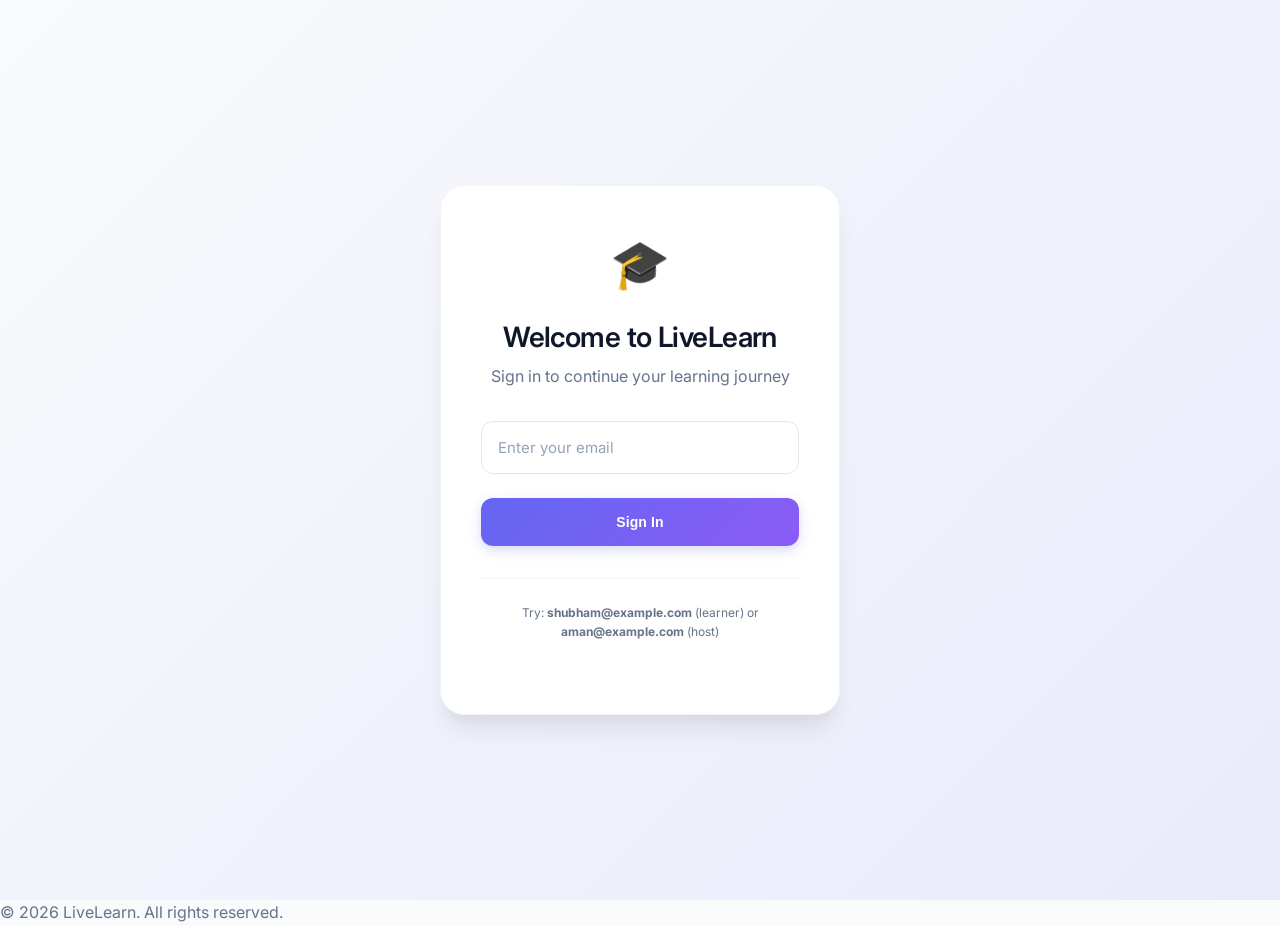
<file: index.html>
<!DOCTYPE html>
<html lang="en">
<head>
  <meta charset="UTF-8" />
  <meta name="viewport" content="width=device-width, initial-scale=1.0" />
  <title>LiveLearn | Live Learning Marketplace</title>

  <!-- CSS -->
  <link rel="stylesheet" href="css/base.css" />
  <link rel="stylesheet" href="css/layout.css" />
  <link rel="stylesheet" href="css/components.css" />
  <link rel="stylesheet" href="css/pages.css" />
  <link rel="stylesheet" href="css/darkmode.css" />
</head>
<body>

  <!-- SPA placeholders -->
  <div id="navbar"></div>
  <div id="sidebar"></div>
  <div id="app"></div>

  <!-- Footer -->
  <footer class="footer">
    <p>© 2026 LiveLearn. All rights reserved.</p>
  </footer>

  <!-- JS -->
  <script type="module" src="js/app.js"></script>
</body>
</html>
</file>
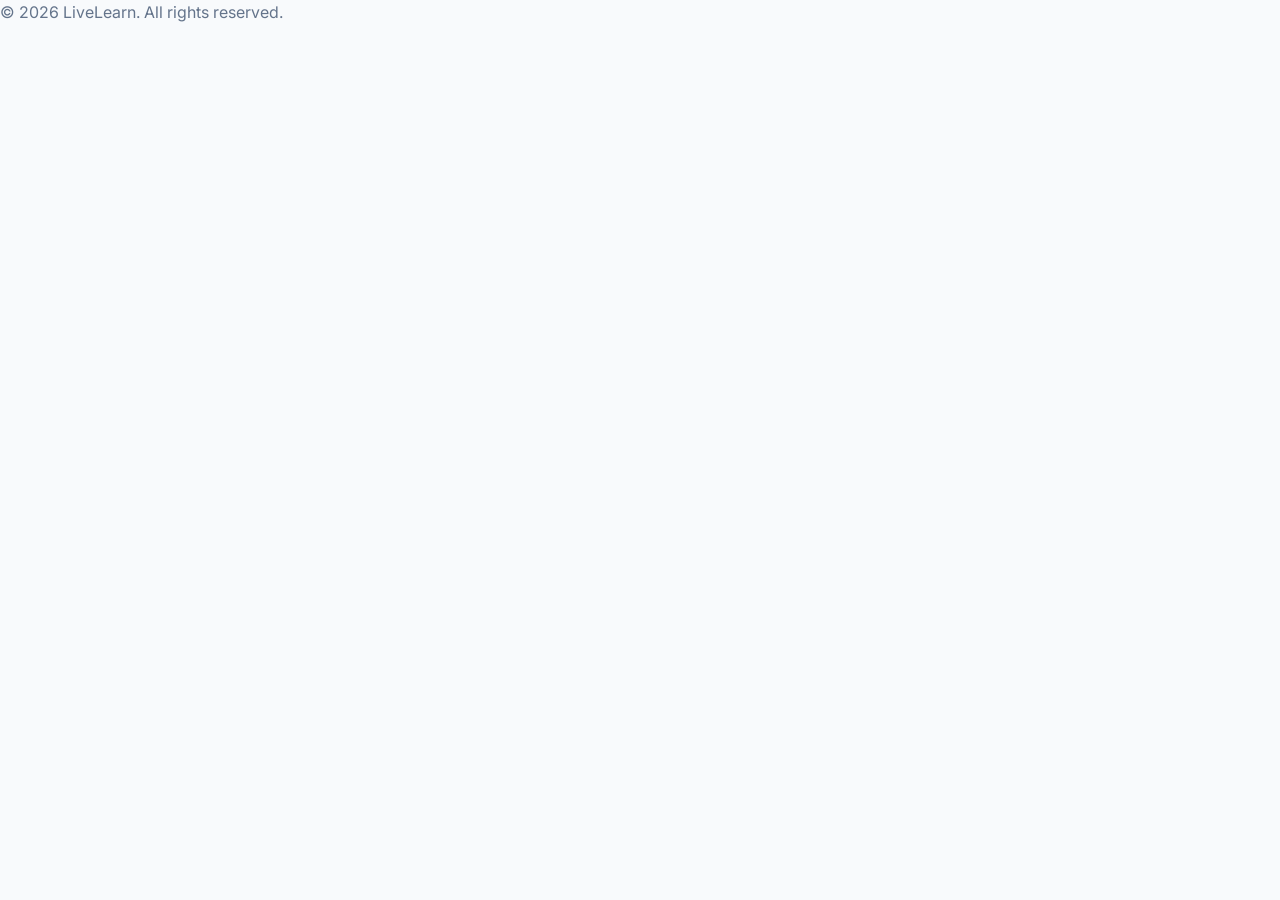
<file: browse.html>
<!DOCTYPE html>
<html lang="en">
<head>
  <meta charset="UTF-8">
  <meta name="viewport" content="width=device-width, initial-scale=1.0">
  <title>Browse Sessions | LiveLearn</title>
  <link rel="stylesheet" href="css/base.css">
  <link rel="stylesheet" href="css/layout.css">
  <link rel="stylesheet" href="css/components.css">
  <link rel="stylesheet" href="css/pages.css">
  <link rel="stylesheet" href="css/darkmode.css">
</head>
<body>

  <!-- SPA placeholders -->
  <div id="navbar"></div>
  <div id="sidebar"></div>
  <div id="app"></div>

  <!-- Footer -->
  <footer class="footer">
    <p>© 2026 LiveLearn. All rights reserved.</p>
  </footer>

  <!-- JS -->
  <script type="module" src="js/pages/browse.js"></script>
</body>
</html>
</file>
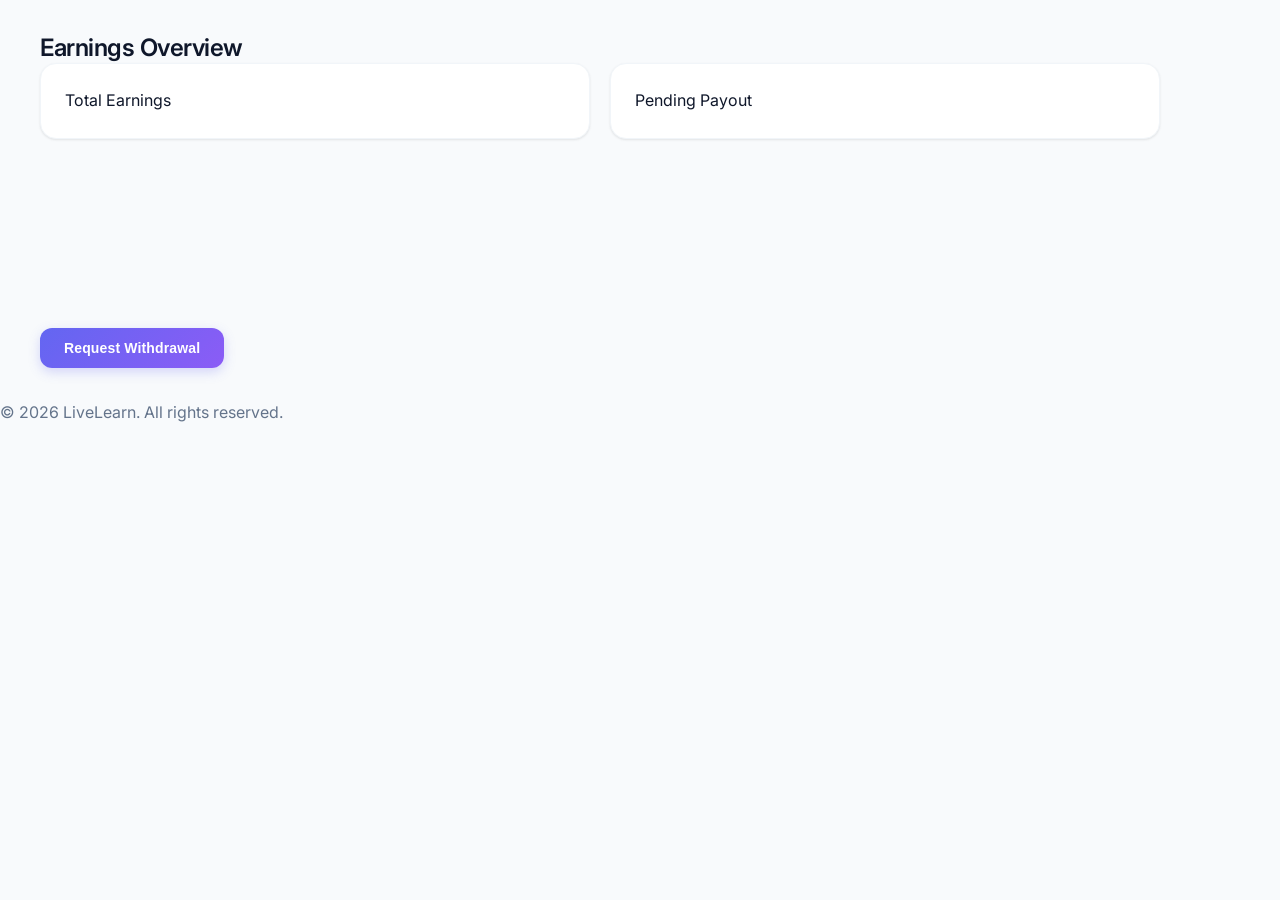
<file: earnings.html>
<!DOCTYPE html>
<html lang="en">
<head>
  <meta charset="UTF-8">
  <meta name="viewport" content="width=device-width, initial-scale=1.0">
  <title>Earnings | LiveLearn</title>

  <!-- CSS -->
  <link rel="stylesheet" href="css/base.css">
  <link rel="stylesheet" href="css/layout.css">
  <link rel="stylesheet" href="css/components.css">
  <link rel="stylesheet" href="css/pages.css">
  <link rel="stylesheet" href="css/darkmode.css">
</head>
<body>

  <!-- Navbar & Sidebar placeholders -->
  <div id="navbar"></div>
  <div id="sidebar"></div>

  <!-- Dashboard Content -->
  <div id="app" class="dashboard-content">
    <h2>Earnings Overview</h2>

    <div class="stats-grid">
      <div class="stat-card" id="totalEarnings">Total Earnings</div>
      <div class="stat-card" id="pendingPayout">Pending Payout</div>
    </div>

    <div class="chart-card">
      <canvas id="earningsChart"></canvas>
    </div>

    <button class="btn-primary" id="withdrawBtn">Request Withdrawal</button>
  </div>

  <!-- Footer -->
  <footer class="footer">
    <p>© 2026 LiveLearn. All rights reserved.</p>
  </footer>

  <!-- JS -->
  <script type="module" src="js/pages/earnings.js"></script>
</body>
</html>
</file>
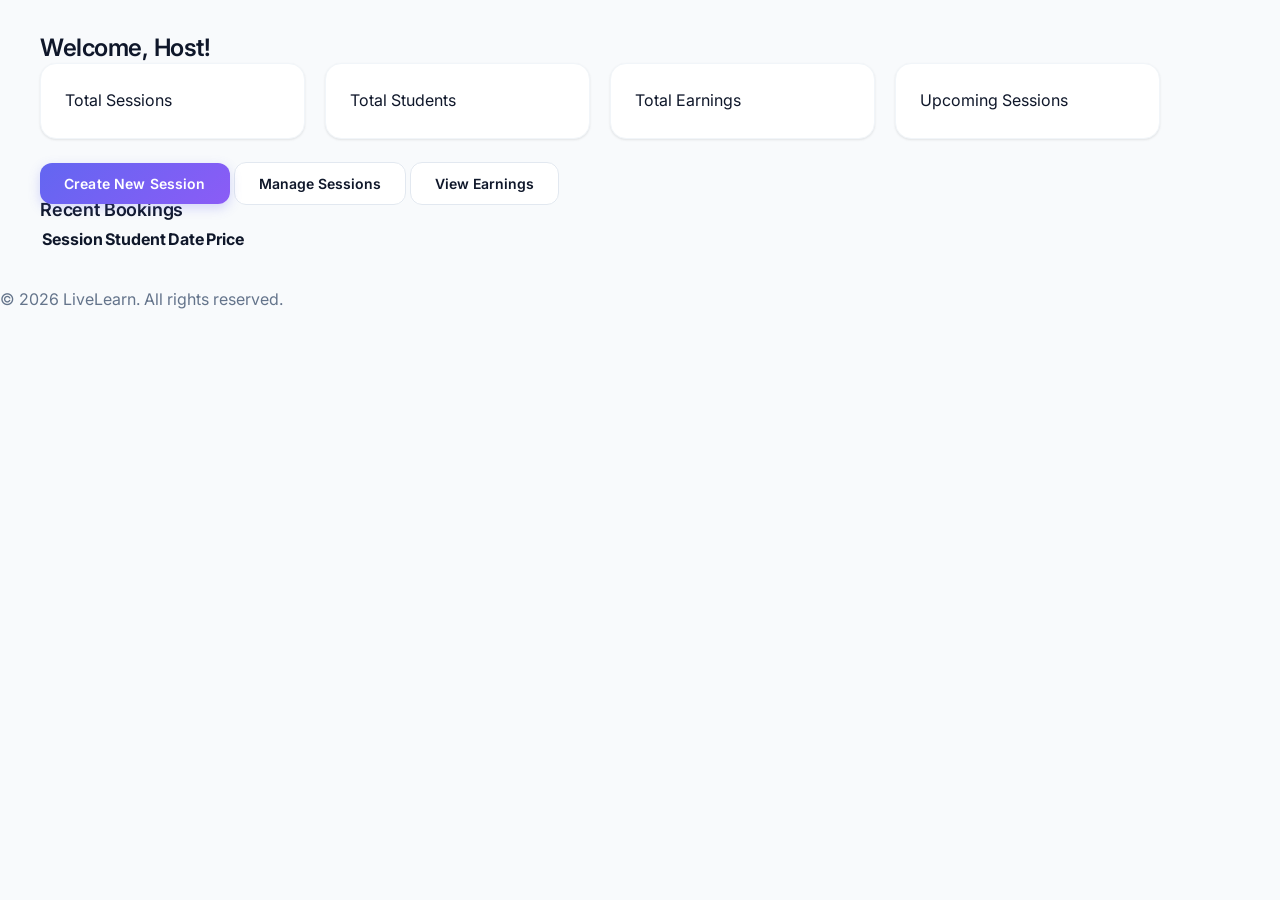
<file: host-dashboard.html>
<!DOCTYPE html>
<html lang="en">
<head>
  <meta charset="UTF-8">
  <meta name="viewport" content="width=device-width, initial-scale=1.0">
  <title>Host Dashboard | LiveLearn</title>

  <!-- CSS -->
  <link rel="stylesheet" href="css/base.css">
  <link rel="stylesheet" href="css/layout.css">
  <link rel="stylesheet" href="css/components.css">
  <link rel="stylesheet" href="css/pages.css">
  <link rel="stylesheet" href="css/darkmode.css">
</head>
<body>

  <!-- Navbar & Sidebar placeholders -->
  <div id="navbar"></div>
  <div id="sidebar"></div>

  <!-- Dashboard Content -->
  <div id="app" class="dashboard-content">
    <h2>Welcome, Host!</h2>

    <!-- Stats Cards -->
    <div class="stats-grid" id="hostStats">
      <div class="stat-card" id="totalSessions">Total Sessions</div>
      <div class="stat-card" id="totalStudents">Total Students</div>
      <div class="stat-card" id="totalEarnings">Total Earnings</div>
      <div class="stat-card" id="upcomingSessions">Upcoming Sessions</div>
    </div>

    <!-- Quick Actions -->
    <div class="hero-actions">
      <a href="create-session.html" class="btn-primary">Create New Session</a>
      <a href="manage-sessions.html" class="btn-secondary">Manage Sessions</a>
      <a href="earnings.html" class="btn-secondary">View Earnings</a>
    </div>

    <!-- Recent Bookings Table -->
    <h3>Recent Bookings</h3>
    <table class="table" id="recentBookings">
      <thead>
        <tr>
          <th>Session</th>
          <th>Student</th>
          <th>Date</th>
          <th>Price</th>
        </tr>
      </thead>
      <tbody>
        <!-- JS will populate bookings -->
      </tbody>
    </table>
  </div>

  <!-- Footer -->
  <footer class="footer">
    <p>© 2026 LiveLearn. All rights reserved.</p>
  </footer>

  <!-- JS -->
  <script type="module" src="js/pages/hostDashboard.js"></script>
</body>
</html>
</file>
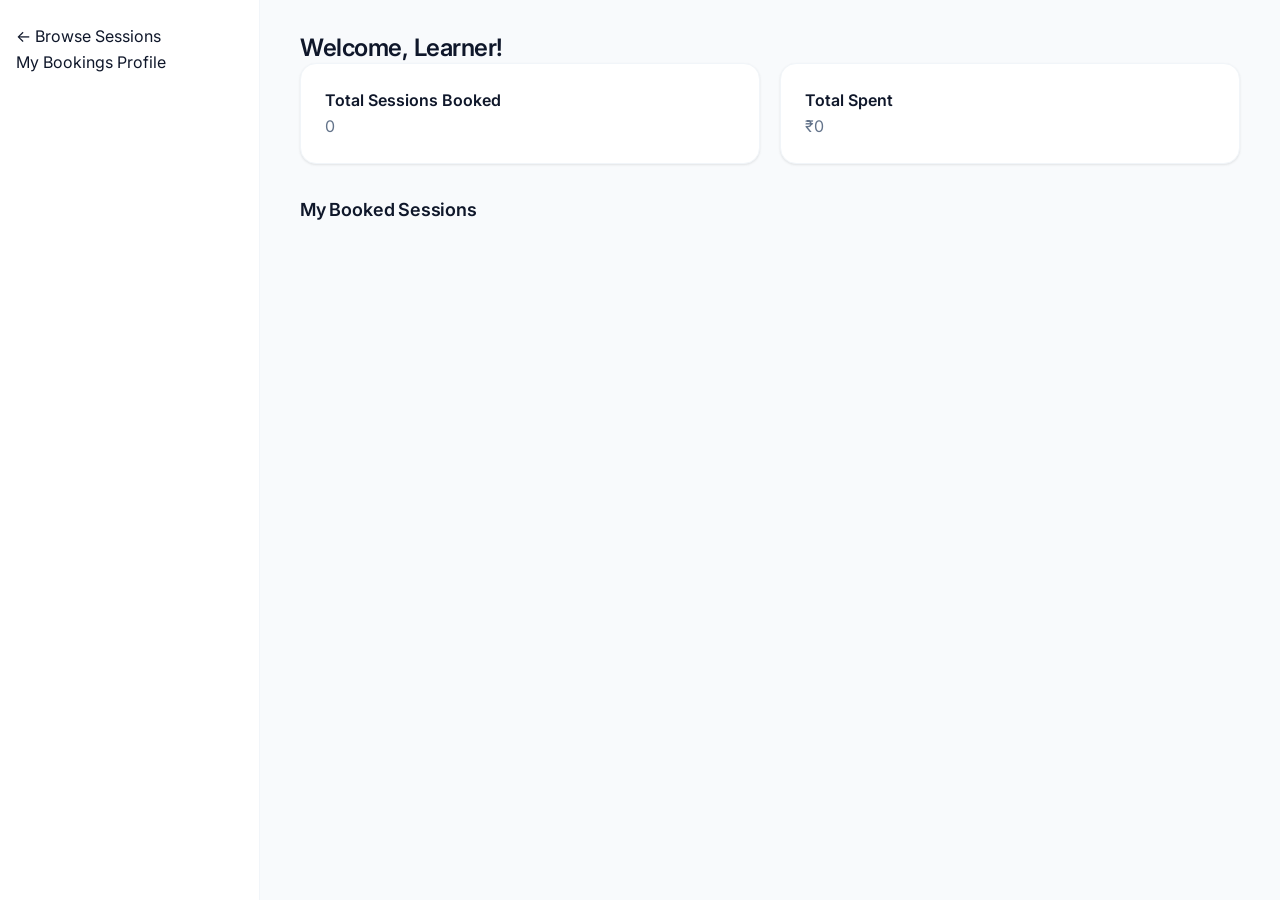
<file: learner-dashboard.html>
<!DOCTYPE html>
<html lang="en">
<head>
  <meta charset="UTF-8">
  <meta name="viewport" content="width=device-width, initial-scale=1.0">
  <title>Learner Dashboard | LiveLearn</title>

  <!-- CSS -->
  <link rel="stylesheet" href="css/base.css">
  <link rel="stylesheet" href="css/layout.css">
  <link rel="stylesheet" href="css/components.css">
  <link rel="stylesheet" href="css/pages.css">
  <link rel="stylesheet" href="css/darkmode.css">
</head>
<body>

  <div class="dashboard-layout">

    <!-- Sidebar -->
    <aside class="sidebar">
      <a href="browse.html">← Browse Sessions</a>
      <nav>
        <a href="#bookings">My Bookings</a>
        <a href="#profile">Profile</a>
      </nav>
    </aside>

    <!-- Main Content -->
    <main class="dashboard-content">
      <h2>Welcome, <span id="learnerName">Learner</span>!</h2>

      <!-- Stats -->
      <div class="stats-grid">
        <div class="stat-card">
          <h4>Total Sessions Booked</h4>
          <p id="totalBookings">0</p>
        </div>
        <div class="stat-card">
          <h4>Total Spent</h4>
          <p id="totalSpent">₹0</p>
        </div>
      </div>

      <!-- Booked Sessions -->
      <section class="booked-sessions">
        <h3>My Booked Sessions</h3>
        <div id="bookedSessionsContainer" class="card-grid">
          <!-- JS will render booked session cards here -->
        </div>
      </section>

    </main>
  </div>

  <!-- JS -->
  <script type="module" src="js/pages/learnerDashboard.js"></script>
</body>
</html>
</file>
<file: css/base.css>
/* ===== RESET ===== */
@import url('https://fonts.googleapis.com/css2?family=Inter:wght@400;500;600;700;800&display=swap');

*,
*::before,
*::after {
  box-sizing: border-box;
  margin: 0;
  padding: 0;
}

html {
  font-size: 16px;
  scroll-behavior: smooth;
}

body {
  font-family: 'Inter', -apple-system, BlinkMacSystemFont, 'Segoe UI', sans-serif;
  background: var(--bg-primary);
  color: var(--text-primary);
  line-height: 1.6;
  min-height: 100vh;
  -webkit-font-smoothing: antialiased;
  -moz-osx-font-smoothing: grayscale;
}

/* ===== CSS VARIABLES ===== */
:root {
  /* Primary Colors */
  --primary: #6366f1;
  --primary-dark: #4f46e5;
  --primary-light: #818cf8;
  --primary-bg: rgba(99, 102, 241, 0.1);
  
  /* Accent Colors */
  --accent: #8b5cf6;
  --accent-light: #a78bfa;
  
  /* Status Colors */
  --success: #10b981;
  --success-bg: rgba(16, 185, 129, 0.1);
  --danger: #ef4444;
  --danger-bg: rgba(239, 68, 68, 0.1);
  --warning: #f59e0b;
  --warning-bg: rgba(245, 158, 11, 0.1);
  --info: #3b82f6;
  --info-bg: rgba(59, 130, 246, 0.1);

  /* Background Colors */
  --bg-primary: #f8fafc;
  --bg-secondary: #ffffff;
  --bg-tertiary: #f1f5f9;
  --bg-hover: #f1f5f9;
  
  /* Text Colors */
  --text-primary: #0f172a;
  --text-secondary: #64748b;
  --text-tertiary: #94a3b8;
  --text-inverse: #ffffff;

  /* Border Colors */
  --border-color: #e2e8f0;
  --border-light: #f1f5f9;

  /* Radius */
  --radius-sm: 8px;
  --radius: 12px;
  --radius-lg: 16px;
  --radius-xl: 24px;
  --radius-full: 9999px;
  
  /* Shadows */
  --shadow-xs: 0 1px 2px rgba(0, 0, 0, 0.04);
  --shadow-sm: 0 1px 3px rgba(0, 0, 0, 0.06), 0 1px 2px rgba(0, 0, 0, 0.04);
  --shadow-md: 0 4px 6px -1px rgba(0, 0, 0, 0.07), 0 2px 4px -1px rgba(0, 0, 0, 0.04);
  --shadow-lg: 0 10px 15px -3px rgba(0, 0, 0, 0.08), 0 4px 6px -2px rgba(0, 0, 0, 0.04);
  --shadow-xl: 0 20px 25px -5px rgba(0, 0, 0, 0.08), 0 10px 10px -5px rgba(0, 0, 0, 0.03);
  --shadow-glow: 0 0 20px rgba(99, 102, 241, 0.3);
  
  /* Transitions */
  --transition-fast: 150ms ease;
  --transition-base: 200ms ease;
  --transition-slow: 300ms ease;
  
  /* Gradients */
  --gradient-primary: linear-gradient(135deg, var(--primary) 0%, var(--accent) 100%);
  --gradient-dark: linear-gradient(135deg, #1e1b4b 0%, #312e81 100%);
  --gradient-shine: linear-gradient(135deg, rgba(255,255,255,0.2) 0%, rgba(255,255,255,0) 60%);
}

/* ===== TYPOGRAPHY ===== */
h1 { 
  font-size: 2rem; 
  font-weight: 700; 
  letter-spacing: -0.025em;
  line-height: 1.2;
  color: var(--text-primary);
}

h2 { 
  font-size: 1.5rem; 
  font-weight: 600; 
  letter-spacing: -0.02em;
  line-height: 1.3;
  color: var(--text-primary);
}

h3 { 
  font-size: 1.125rem; 
  font-weight: 600; 
  letter-spacing: -0.01em;
  color: var(--text-primary);
}

h4 {
  font-size: 1rem;
  font-weight: 600;
  color: var(--text-primary);
}

p { 
  color: var(--text-secondary); 
  line-height: 1.6;
}

a {
  text-decoration: none;
  color: inherit;
  transition: color var(--transition-fast);
}

a:hover {
  color: var(--primary);
}

/* ===== CONTAINER ===== */
.container {
  max-width: 1280px;
  margin: 0 auto;
  padding: 2rem;
}

/* ===== SCROLLBAR ===== */
::-webkit-scrollbar {
  width: 8px;
  height: 8px;
}

::-webkit-scrollbar-track {
  background: var(--bg-tertiary);
}

::-webkit-scrollbar-thumb {
  background: var(--border-color);
  border-radius: var(--radius-full);
}

::-webkit-scrollbar-thumb:hover {
  background: var(--text-tertiary);
}

/* ===== SELECTION ===== */
::selection {
  background: var(--primary-bg);
  color: var(--primary-dark);
}
</file>
<file: css/layout.css>
/* =============================== */
/* ===== NAVBAR ================== */
/* =============================== */

.navbar {
  background: var(--bg-secondary);
  box-shadow: var(--shadow-sm);
  padding: 0.75rem 2rem;
  display: flex;
  justify-content: space-between;
  align-items: center;
  position: sticky;
  top: 0;
  z-index: 100;
  border-bottom: 1px solid var(--border-light);
  backdrop-filter: blur(8px);
  background: rgba(255, 255, 255, 0.9);
}

.nav-left {
  display: flex;
  align-items: center;
  gap: 2rem;
}

.nav-right {
  display: flex;
  align-items: center;
  gap: 0.75rem;
}

.logo {
  font-weight: 800;
  color: var(--primary);
  font-size: 1.35rem;
  letter-spacing: -0.02em;
}

.nav-search {
  position: relative;
}

.search-input {
  width: 280px;
  padding: 0.625rem 1rem 0.625rem 2.5rem;
  border: 1.5px solid var(--border-color);
  border-radius: var(--radius-full);
  font-size: 0.875rem;
  background: var(--bg-tertiary);
  transition: all var(--transition-fast);
}

.search-input:focus {
  background: var(--bg-secondary);
  border-color: var(--primary);
  box-shadow: 0 0 0 3px var(--primary-bg);
  width: 320px;
}

.nav-search::before {
  content: '🔍';
  position: absolute;
  left: 0.875rem;
  top: 50%;
  transform: translateY(-50%);
  font-size: 0.875rem;
  opacity: 0.5;
}

.user-profile {
  display: flex;
  align-items: center;
  gap: 0.75rem;
  padding: 0.375rem 0.75rem 0.375rem 0.375rem;
  border-radius: var(--radius-full);
  background: var(--bg-tertiary);
  cursor: pointer;
  transition: all var(--transition-fast);
}

.user-profile:hover {
  background: var(--border-color);
}

.avatar {
  width: 32px;
  height: 32px;
  border-radius: 50%;
  object-fit: cover;
  border: 2px solid var(--bg-secondary);
}

.user-name {
  font-weight: 600;
  font-size: 0.875rem;
  color: var(--text-primary);
}

/* =============================== */
/* ===== DASHBOARD LAYOUT ======== */
/* =============================== */

.dashboard-layout {
  display: flex;
  min-height: 100vh;
  background: var(--bg-primary);
}

/* =============================== */
/* ===== SIDEBAR ================= */
/* =============================== */

.sidebar {
  width: 260px;
  min-width: 260px;
  background: var(--bg-secondary);
  border-right: 1px solid var(--border-light);
  padding: 1.5rem 1rem;
  display: flex;
  flex-direction: column;
  position: sticky;
  top: 0;
  height: 100vh;
  overflow-y: auto;
}

.sidebar-header {
  padding: 0 0.75rem 1.5rem;
  border-bottom: 1px solid var(--border-light);
  margin-bottom: 1.5rem;
}

.sidebar-logo {
  display: flex;
  align-items: center;
  gap: 0.75rem;
}

.logo-icon {
  font-size: 1.5rem;
}

.sidebar-nav {
  flex: 1;
  display: flex;
  flex-direction: column;
  gap: 0.5rem;
}

.nav-section {
  margin-bottom: 1.5rem;
}

.nav-label {
  display: block;
  font-size: 0.7rem;
  font-weight: 600;
  text-transform: uppercase;
  letter-spacing: 0.05em;
  color: var(--text-tertiary);
  padding: 0 0.75rem;
  margin-bottom: 0.75rem;
}

.sidebar-item {
  display: flex;
  align-items: center;
  gap: 0.75rem;
  padding: 0.75rem 1rem;
  border-radius: var(--radius);
  color: var(--text-secondary);
  font-weight: 500;
  font-size: 0.9375rem;
  transition: all var(--transition-fast);
  position: relative;
  text-decoration: none;
}

.sidebar-item:hover {
  color: var(--primary);
  background: var(--primary-bg);
}

.sidebar-item.active {
  color: var(--primary);
  background: var(--primary-bg);
  font-weight: 600;
}

.sidebar-item.active::before {
  content: '';
  position: absolute;
  left: 0;
  top: 50%;
  transform: translateY(-50%);
  width: 3px;
  height: 24px;
  background: var(--gradient-primary);
  border-radius: 0 4px 4px 0;
}

.sidebar-icon {
  font-size: 1.1rem;
  width: 24px;
  text-align: center;
}

.sidebar-label {
  flex: 1;
}

.sidebar-footer {
  margin-top: auto;
  padding-top: 1.5rem;
  border-top: 1px solid var(--border-light);
}

.sidebar-help {
  display: flex;
  align-items: center;
  gap: 0.75rem;
  padding: 1rem;
  background: var(--bg-tertiary);
  border-radius: var(--radius);
  cursor: pointer;
  transition: all var(--transition-fast);
}

.sidebar-help:hover {
  background: var(--primary-bg);
}

.help-icon {
  font-size: 1.25rem;
}

.help-content {
  display: flex;
  flex-direction: column;
}

.help-title {
  font-weight: 600;
  font-size: 0.875rem;
  color: var(--text-primary);
}

.help-text {
  font-size: 0.75rem;
  color: var(--text-tertiary);
}

/* =============================== */
/* ===== DASHBOARD CONTENT ======= */
/* =============================== */

.dashboard-content {
  flex: 1;
  padding: 2rem 2.5rem;
  max-width: 1200px;
  overflow-y: auto;
}

.page-header {
  margin-bottom: 2rem;
}

.page-subtitle {
  color: var(--text-secondary);
  margin-top: 0.5rem;
  font-size: 0.9375rem;
}

.section-header {
  display: flex;
  justify-content: space-between;
  align-items: center;
  margin-bottom: 1.25rem;
}

.dashboard-section {
  margin-top: 2.5rem;
}

/* =============================== */
/* ===== GRID SYSTEM ============= */
/* =============================== */

.card-grid {
  display: grid;
  grid-template-columns: repeat(auto-fill, minmax(300px, 1fr));
  gap: 1.5rem;
}

.stats-grid {
  display: grid;
  grid-template-columns: repeat(auto-fit, minmax(200px, 1fr));
  gap: 1.25rem;
  margin-bottom: 2rem;
}

/* =============================== */
/* ===== RESPONSIVE DASHBOARD ===== */
/* =============================== */

@media (max-width: 1024px) {
  .dashboard-layout {
    flex-direction: column;
  }

  .sidebar {
    width: 100%;
    min-width: 100%;
    height: auto;
    position: relative;
    flex-direction: row;
    padding: 0.75rem 1rem;
    overflow-x: auto;
    border-right: none;
    border-bottom: 1px solid var(--border-light);
  }

  .sidebar-header,
  .sidebar-footer,
  .nav-label {
    display: none;
  }

  .sidebar-nav {
    flex-direction: row;
    width: 100%;
    gap: 0.5rem;
  }

  .nav-section {
    display: flex;
    gap: 0.5rem;
    margin-bottom: 0;
  }

  .sidebar-item {
    flex: 0 0 auto;
    padding: 0.625rem 1rem;
    white-space: nowrap;
  }

  .sidebar-item.active::before {
    display: none;
  }

  .dashboard-content {
    padding: 1.5rem 1rem;
  }

  .card-grid {
    grid-template-columns: 1fr;
  }

  .nav-search {
    display: none;
  }

  .navbar {
    padding: 0.75rem 1rem;
  }
}
</file>
<file: css/components.css>
/* ===== BUTTONS ===== */

.btn-primary {
  background: var(--gradient-primary);
  color: var(--text-inverse);
  padding: 0.75rem 1.5rem;
  border-radius: var(--radius);
  border: none;
  cursor: pointer;
  font-weight: 600;
  font-size: 0.875rem;
  letter-spacing: 0.01em;
  transition: all var(--transition-base);
  box-shadow: 0 4px 12px rgba(99, 102, 241, 0.25);
  position: relative;
  overflow: hidden;
}

.btn-primary::before {
  content: '';
  position: absolute;
  top: 0;
  left: 0;
  right: 0;
  bottom: 0;
  background: var(--gradient-shine);
  opacity: 0;
  transition: opacity var(--transition-fast);
}

.btn-primary:hover {
  transform: translateY(-2px);
  box-shadow: 0 8px 20px rgba(99, 102, 241, 0.35);
}

.btn-primary:hover::before {
  opacity: 1;
}

.btn-primary:active {
  transform: translateY(0);
}

.btn-primary:disabled,
.btn-booked {
  background: var(--bg-tertiary);
  color: var(--text-secondary);
  box-shadow: none;
  cursor: not-allowed;
}

.btn-secondary {
  background: var(--bg-secondary);
  border: 1px solid var(--border-color);
  color: var(--text-primary);
  padding: 0.75rem 1.5rem;
  border-radius: var(--radius);
  cursor: pointer;
  font-weight: 600;
  font-size: 0.875rem;
  transition: all var(--transition-base);
}

.btn-secondary:hover {
  background: var(--bg-tertiary);
  border-color: var(--primary);
  color: var(--primary);
}

.btn-text {
  background: none;
  border: none;
  color: var(--primary);
  font-weight: 600;
  font-size: 0.875rem;
  cursor: pointer;
  padding: 0.5rem;
  transition: all var(--transition-fast);
}

.btn-text:hover {
  color: var(--primary-dark);
}

.full-width {
  width: 100%;
}

/* ===== INPUTS ===== */
input,
select,
textarea {
  width: 100%;
  padding: 0.875rem 1rem;
  border: 1.5px solid var(--border-color);
  border-radius: var(--radius);
  font-size: 0.9375rem;
  font-family: inherit;
  background: var(--bg-secondary);
  color: var(--text-primary);
  transition: all var(--transition-fast);
}

input:focus,
select:focus,
textarea:focus {
  outline: none;
  border-color: var(--primary);
  box-shadow: 0 0 0 3px var(--primary-bg);
}

input::placeholder,
textarea::placeholder {
  color: var(--text-tertiary);
}

select {
  cursor: pointer;
  appearance: none;
  background-image: url("data:image/svg+xml,%3Csvg xmlns='http://www.w3.org/2000/svg' width='12' height='12' fill='%2364748b' viewBox='0 0 16 16'%3E%3Cpath d='M8 11L3 6h10l-5 5z'/%3E%3C/svg%3E");
  background-repeat: no-repeat;
  background-position: right 1rem center;
  padding-right: 2.5rem;
}

/* ===== FORMS ===== */
.form-card {
  background: var(--bg-secondary);
  border-radius: var(--radius-lg);
  padding: 2rem;
  box-shadow: var(--shadow-md);
  border: 1px solid var(--border-light);
  max-width: 600px;
}

.form-group {
  margin-bottom: 1.5rem;
}

.form-group label {
  display: block;
  font-weight: 500;
  font-size: 0.875rem;
  color: var(--text-primary);
  margin-bottom: 0.5rem;
}

.form-row {
  display: grid;
  grid-template-columns: 1fr 1fr;
  gap: 1rem;
}

.form-actions {
  display: flex;
  gap: 1rem;
  justify-content: flex-end;
  margin-top: 2rem;
  padding-top: 1.5rem;
  border-top: 1px solid var(--border-light);
}

/* ===== FILTERS ===== */
.filters {
  display: flex;
  gap: 1rem;
  margin-bottom: 2rem;
  flex-wrap: wrap;
  align-items: center;
  background: var(--bg-secondary);
  padding: 1rem 1.25rem;
  border-radius: var(--radius-lg);
  border: 1px solid var(--border-light);
  box-shadow: var(--shadow-sm);
}

.filter-select {
  min-width: 160px;
  padding: 0.625rem 2.5rem 0.625rem 1rem;
  font-size: 0.875rem;
}

/* ===== ICON BUTTONS ===== */
.icon-btn {
  width: 40px;
  height: 40px;
  border-radius: var(--radius);
  border: 1px solid var(--border-color);
  background: var(--bg-secondary);
  cursor: pointer;
  display: flex;
  align-items: center;
  justify-content: center;
  font-size: 1.1rem;
  transition: all var(--transition-fast);
}

.icon-btn:hover {
  background: var(--bg-tertiary);
  border-color: var(--primary);
}

/* ===== BADGES ===== */
.badge {
  display: inline-flex;
  align-items: center;
  padding: 0.25rem 0.75rem;
  border-radius: var(--radius-full);
  font-size: 0.75rem;
  font-weight: 600;
}

.badge-primary {
  background: var(--primary-bg);
  color: var(--primary);
}

.badge-success {
  background: var(--success-bg);
  color: var(--success);
}
</file>
<file: css/pages.css>
/* ============================= */
/* ===== GLOBAL PAGE LAYOUT ==== */
/* ============================= */

.page-container {
  max-width: 1200px;
  margin: 0 auto;
  padding: 60px 24px;
}

.section-title {
  font-size: 1.8rem;
  font-weight: 600;
  margin-bottom: 24px;
}

.section-subtitle {
  color: var(--text-secondary);
  margin-bottom: 40px;
}

/* ============================= */
/* ===== AUTH PAGE ============ */
/* ============================= */

.auth-container {
  min-height: 100vh;
  display: flex;
  justify-content: center;
  align-items: center;
  padding: 2rem;
  background: linear-gradient(135deg, var(--bg-primary) 0%, var(--primary-bg) 100%);
}

.auth-card {
  width: 100%;
  max-width: 400px;
  background: var(--bg-secondary);
  padding: 2.5rem;
  border-radius: var(--radius-xl);
  box-shadow: var(--shadow-xl);
  border: 1px solid var(--border-light);
}

.auth-card h2 {
  margin-bottom: 0.5rem;
  font-size: 1.75rem;
  text-align: center;
}

.auth-card p {
  text-align: center;
  margin-bottom: 2rem;
  color: var(--text-secondary);
}

.auth-card form {
  display: flex;
  flex-direction: column;
  gap: 1rem;
}

.auth-card input {
  padding: 1rem;
}

.auth-card .btn-primary {
  margin-top: 0.5rem;
  padding: 1rem;
}

.auth-logo {
  font-size: 3rem;
  text-align: center;
  margin-bottom: 1rem;
}

.auth-footer {
  margin-top: 2rem;
  padding-top: 1.5rem;
  border-top: 1px solid var(--border-light);
}

.auth-hint {
  font-size: 0.75rem;
  color: var(--text-tertiary);
  text-align: center;
}

.auth-hint strong {
  color: var(--text-secondary);
}

/* ============================= */
/* ===== SESSION CARDS ======== */
/* ============================= */

.session-card {
  background: var(--bg-secondary);
  border-radius: var(--radius-lg);
  overflow: hidden;
  border: 1px solid var(--border-light);
  box-shadow: var(--shadow-sm);
  transition: all var(--transition-base);
}

.session-card:hover {
  transform: translateY(-4px);
  box-shadow: var(--shadow-lg);
  border-color: var(--primary-bg);
}

.card-image {
  position: relative;
  height: 180px;
  overflow: hidden;
}

.card-image img {
  width: 100%;
  height: 100%;
  object-fit: cover;
  transition: transform var(--transition-slow);
}

.session-card:hover .card-image img {
  transform: scale(1.05);
}

.image-overlay {
  position: absolute;
  inset: 0;
  background: linear-gradient(to top, rgba(0,0,0,0.6) 0%, transparent 50%);
}

.category-badge {
  position: absolute;
  top: 1rem;
  left: 1rem;
  background: var(--bg-secondary);
  color: var(--text-primary);
  padding: 0.375rem 0.875rem;
  border-radius: var(--radius-full);
  font-size: 0.75rem;
  font-weight: 600;
  box-shadow: var(--shadow-md);
}

.card-body {
  padding: 1.25rem;
}

.card-title {
  font-size: 1rem;
  font-weight: 600;
  margin-bottom: 0.75rem;
  line-height: 1.4;
  display: -webkit-box;
  -webkit-line-clamp: 2;
  -webkit-box-orient: vertical;
  overflow: hidden;
}

.host-info {
  display: flex;
  align-items: center;
  gap: 0.625rem;
  margin-bottom: 1rem;
}

.host-avatar {
  width: 28px;
  height: 28px;
  border-radius: 50%;
  object-fit: cover;
}

.host-name {
  font-size: 0.8125rem;
  color: var(--text-secondary);
  font-weight: 500;
}

.card-meta {
  display: flex;
  justify-content: space-between;
  align-items: center;
  margin-bottom: 1rem;
  padding-bottom: 1rem;
  border-bottom: 1px solid var(--border-light);
}

.rating {
  display: flex;
  align-items: center;
  gap: 0.25rem;
  font-weight: 600;
  font-size: 0.875rem;
  color: var(--text-primary);
}

.students {
  font-weight: 400;
  color: var(--text-tertiary);
  margin-left: 0.25rem;
}

.duration {
  font-size: 0.8125rem;
  color: var(--text-secondary);
}

.card-footer {
  display: flex;
  justify-content: space-between;
  align-items: center;
}

.price {
  font-size: 1.25rem;
  font-weight: 700;
  color: var(--primary);
}

.card-footer .btn-primary {
  padding: 0.5rem 1rem;
  font-size: 0.8125rem;
}

/* ============================= */
/* ===== STATS CARDS ========== */
/* ============================= */

.stat-card {
  background: var(--bg-secondary);
  border-radius: var(--radius-lg);
  padding: 1.5rem;
  border: 1px solid var(--border-light);
  box-shadow: var(--shadow-sm);
  transition: all var(--transition-fast);
}

.stat-card:hover {
  box-shadow: var(--shadow-md);
}

.stat-highlight {
  background: var(--gradient-primary);
  border: none;
}

.stat-highlight .stat-title,
.stat-highlight .stat-value,
.stat-highlight .stat-change {
  color: white;
}

.stat-highlight .stat-icon {
  background: rgba(255,255,255,0.2);
}

.stat-top {
  display: flex;
  align-items: center;
  gap: 0.75rem;
  margin-bottom: 1rem;
}

.stat-icon {
  width: 40px;
  height: 40px;
  border-radius: var(--radius);
  background: var(--primary-bg);
  display: flex;
  align-items: center;
  justify-content: center;
  font-size: 1.1rem;
}

.stat-title {
  font-size: 0.8125rem;
  color: var(--text-secondary);
  font-weight: 500;
}

.stat-value {
  font-size: 1.75rem;
  font-weight: 700;
  color: var(--text-primary);
  line-height: 1.2;
}

.stat-change {
  display: inline-flex;
  align-items: center;
  font-size: 0.75rem;
  font-weight: 600;
  margin-top: 0.5rem;
  padding: 0.25rem 0.5rem;
  border-radius: var(--radius-full);
}

.stat-change.positive {
  background: var(--success-bg);
  color: var(--success);
}

.stat-change.negative {
  background: var(--danger-bg);
  color: var(--danger);
}

/* ============================= */
/* ===== ACTIVITY LIST ======== */
/* ============================= */

.activity-list {
  background: var(--bg-secondary);
  border-radius: var(--radius-lg);
  border: 1px solid var(--border-light);
  overflow: hidden;
}

.activity-item {
  display: flex;
  align-items: center;
  gap: 1rem;
  padding: 1rem 1.25rem;
  border-bottom: 1px solid var(--border-light);
  transition: background var(--transition-fast);
}

.activity-item:last-child {
  border-bottom: none;
}

.activity-item:hover {
  background: var(--bg-tertiary);
}

.activity-icon {
  width: 40px;
  height: 40px;
  border-radius: var(--radius);
  background: var(--primary-bg);
  display: flex;
  align-items: center;
  justify-content: center;
  font-size: 1rem;
}

.activity-content {
  flex: 1;
}

.activity-title {
  font-size: 0.875rem;
  font-weight: 500;
  color: var(--text-primary);
  margin-bottom: 0.25rem;
}

.activity-time {
  font-size: 0.75rem;
  color: var(--text-tertiary);
}

.activity-amount {
  font-weight: 600;
  color: var(--success);
}

/* ============================= */
/* ===== BOOKINGS LIST ======== */
/* ============================= */

.bookings-list {
  display: flex;
  flex-direction: column;
  gap: 1rem;
}

.booking-card {
  display: flex;
  align-items: center;
  gap: 1.25rem;
  background: var(--bg-secondary);
  border: 1px solid var(--border-light);
  border-radius: var(--radius-lg);
  padding: 1rem 1.25rem;
  transition: all var(--transition-fast);
}

.booking-card:hover {
  box-shadow: var(--shadow-md);
  border-color: var(--primary-bg);
}

.booking-image {
  width: 100px;
  height: 70px;
  border-radius: var(--radius);
  overflow: hidden;
  flex-shrink: 0;
}

.booking-image img {
  width: 100%;
  height: 100%;
  object-fit: cover;
}

.booking-details {
  flex: 1;
}

.booking-details h3 {
  font-size: 1rem;
  margin-bottom: 0.25rem;
}

.booking-host {
  font-size: 0.8125rem;
  color: var(--text-secondary);
  margin-bottom: 0.5rem;
}

.booking-meta {
  display: flex;
  gap: 1rem;
  font-size: 0.8125rem;
  color: var(--text-tertiary);
}

.booking-actions {
  display: flex;
  flex-direction: column;
  align-items: flex-end;
  gap: 0.5rem;
}

.booking-price {
  font-size: 1.125rem;
  font-weight: 700;
  color: var(--text-primary);
}

.booking-status {
  font-size: 0.75rem;
  font-weight: 600;
  padding: 0.25rem 0.75rem;
  border-radius: var(--radius-full);
}

.status-confirmed {
  background: var(--success-bg);
  color: var(--success);
}

.status-pending {
  background: var(--warning-bg);
  color: var(--warning);
}

/* ============================= */
/* ===== EMPTY STATE ========== */
/* ============================= */

.empty-state {
  text-align: center;
  padding: 2rem;
  color: var(--text-tertiary);
}

.empty-state-container {
  text-align: center;
  padding: 4rem 2rem;
  background: var(--bg-secondary);
  border-radius: var(--radius-lg);
  border: 1px dashed var(--border-color);
}

.empty-icon {
  font-size: 3rem;
  margin-bottom: 1rem;
}

.empty-state-container h3 {
  margin-bottom: 0.5rem;
  color: var(--text-primary);
}

.empty-state-container p {
  margin-bottom: 1.5rem;
}

/* ============================= */
/* ===== NOTIFICATIONS ======== */
/* ============================= */

.notification-container {
  position: fixed;
  top: 1.5rem;
  right: 1.5rem;
  z-index: 1000;
  display: flex;
  flex-direction: column;
  gap: 0.75rem;
  max-width: 380px;
}

.notification {
  display: flex;
  align-items: center;
  gap: 0.75rem;
  padding: 1rem 1.25rem;
  background: var(--bg-secondary);
  border-radius: var(--radius);
  box-shadow: var(--shadow-lg);
  border-left: 4px solid var(--primary);
  animation: slideIn 0.3s ease;
}

.notification.hide {
  animation: slideOut 0.3s ease forwards;
}

@keyframes slideIn {
  from {
    transform: translateX(100%);
    opacity: 0;
  }
  to {
    transform: translateX(0);
    opacity: 1;
  }
}

@keyframes slideOut {
  from {
    transform: translateX(0);
    opacity: 1;
  }
  to {
    transform: translateX(100%);
    opacity: 0;
  }
}

.notification.success {
  border-left-color: var(--success);
}

.notification.error {
  border-left-color: var(--danger);
}

.notification.warning {
  border-left-color: var(--warning);
}

.notification.info {
  border-left-color: var(--info);
}

.notification-content {
  flex: 1;
  display: flex;
  align-items: center;
  gap: 0.75rem;
}

.notification-icon {
  font-size: 1.1rem;
}

.notification-message {
  font-size: 0.875rem;
  font-weight: 500;
  color: var(--text-primary);
}

.notification-close {
  background: none;
  border: none;
  font-size: 1.25rem;
  color: var(--text-tertiary);
  cursor: pointer;
  padding: 0;
  line-height: 1;
  transition: color var(--transition-fast);
}

.notification-close:hover {
  color: var(--text-primary);
}

/* ============================= */
/* ===== RESPONSIVE =========== */
/* ============================= */

@media (max-width: 768px) {
  .booking-card {
    flex-direction: column;
    align-items: flex-start;
  }

  .booking-image {
    width: 100%;
    height: 120px;
  }

  .booking-actions {
    flex-direction: row;
    width: 100%;
    justify-content: space-between;
    align-items: center;
  }

  .form-row {
    grid-template-columns: 1fr;
  }

  .notification-container {
    left: 1rem;
    right: 1rem;
    max-width: none;
  }
}
</file>
<file: css/darkmode.css>
/* ============================== */
/* ===== DARK MODE VARIABLES ===== */
/* ============================== */

body.dark {
  --bg-primary: #0f172a;
  --bg-secondary: #1e293b;
  --bg-tertiary: #334155;
  --bg-hover: #334155;
  
  --text-primary: #f1f5f9;
  --text-secondary: #94a3b8;
  --text-tertiary: #64748b;
  --text-inverse: #0f172a;
  
  --border-color: #334155;
  --border-light: #1e293b;
  
  --primary: #818cf8;
  --primary-dark: #6366f1;
  --primary-light: #a5b4fc;
  --primary-bg: rgba(129, 140, 248, 0.15);
  
  --success-bg: rgba(16, 185, 129, 0.15);
  --danger-bg: rgba(239, 68, 68, 0.15);
  --warning-bg: rgba(245, 158, 11, 0.15);
  --info-bg: rgba(59, 130, 246, 0.15);
  
  --shadow-xs: 0 1px 2px rgba(0, 0, 0, 0.3);
  --shadow-sm: 0 1px 3px rgba(0, 0, 0, 0.4);
  --shadow-md: 0 4px 6px rgba(0, 0, 0, 0.4);
  --shadow-lg: 0 10px 15px rgba(0, 0, 0, 0.4);
  --shadow-xl: 0 20px 25px rgba(0, 0, 0, 0.5);
}

/* ============================== */
/* ===== DARK MODE OVERRIDES ===== */
/* ============================== */

body.dark .navbar { 
  background: rgba(30, 41, 59, 0.9); 
  backdrop-filter: blur(8px);
}

body.dark .sidebar { 
  background: var(--bg-secondary); 
}

body.dark .session-card,
body.dark .stat-card,
body.dark .booking-card,
body.dark .activity-list,
body.dark .form-card,
body.dark .auth-card,
body.dark .filters {
  background: var(--bg-secondary);
  border-color: var(--border-color);
}

body.dark .category-badge {
  background: var(--bg-tertiary);
  color: var(--text-primary);
}

body.dark .search-input {
  background: var(--bg-tertiary);
}

body.dark .user-profile {
  background: var(--bg-tertiary);
}

body.dark .user-profile:hover {
  background: var(--border-color);
}

body.dark .empty-state-container {
  background: var(--bg-secondary);
  border-color: var(--border-color);
}

body.dark .notification {
  background: var(--bg-secondary);
  border-color: var(--border-color);
}

body.dark .auth-container {
  background: linear-gradient(135deg, var(--bg-primary) 0%, rgba(99, 102, 241, 0.1) 100%);
}

body.dark ::-webkit-scrollbar-track {
  background: var(--bg-secondary);
}

body.dark ::-webkit-scrollbar-thumb {
  background: var(--border-color);
}
</file>
